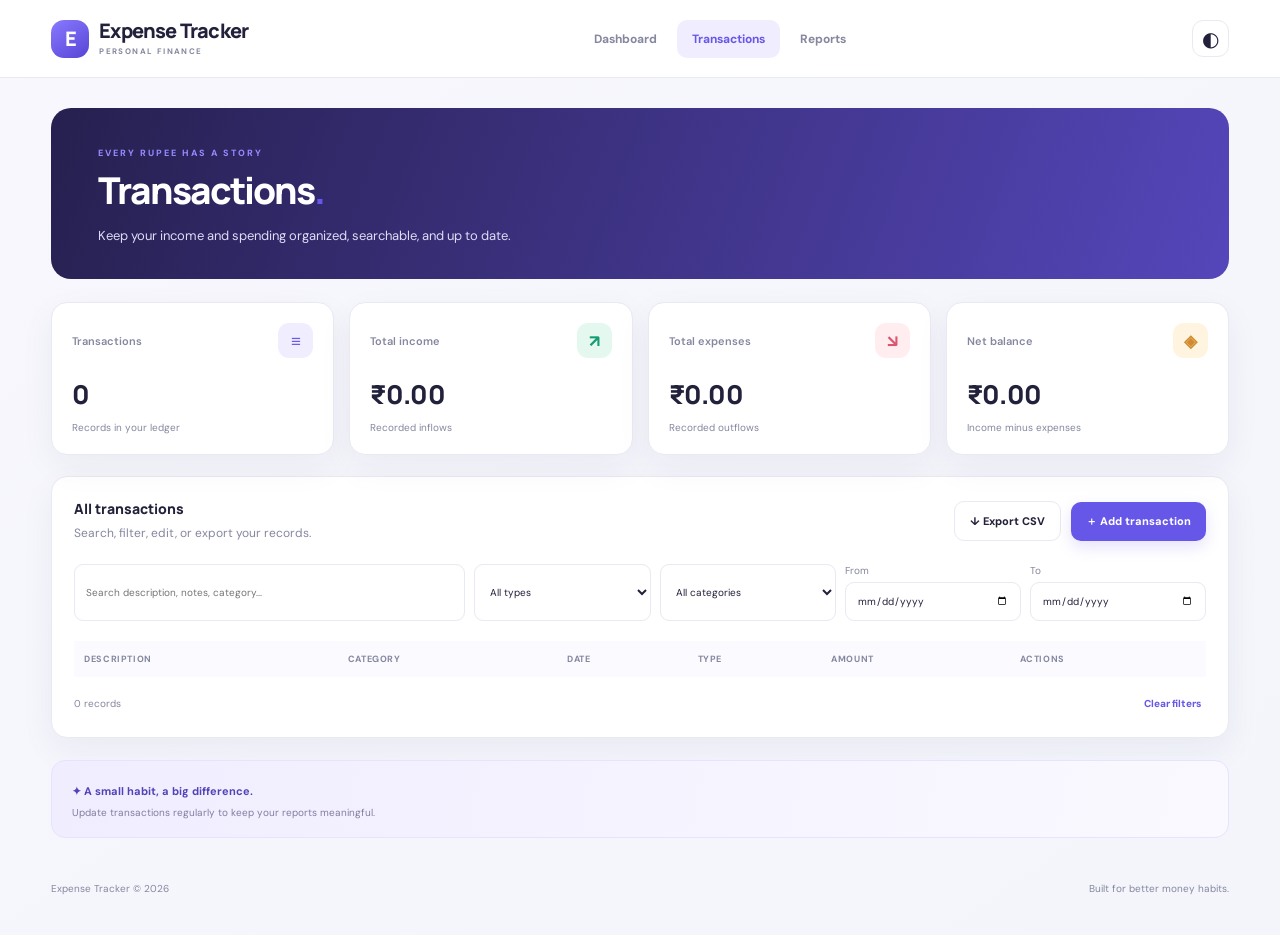
<file: Frontend/transactions.html>
<!DOCTYPE html>
<html lang="en">
<head>
  <meta charset="UTF-8">
  <meta name="viewport" content="width=device-width, initial-scale=1.0">
  <title>Expense Tracker | Transactions</title>
  <link rel="stylesheet" href="style.css">
  <script src="script.js" defer></script>
</head>

<body data-page="transactions">

<header class="topbar">
  <a class="brand" href="index.html">
    <span class="brand-icon">E</span>
    <span>
      Expense Tracker<span class="purple"></span>
      <small>PERSONAL FINANCE</small>
    </span>
  </a>

  <nav>
    <a href="index.html">Dashboard</a>
    <a class="active" href="transactions.html">Transactions</a>
    <a href="reports.html">Reports</a>
  </nav>

  <div class="top-actions">
    <button class="icon-btn" id="themeToggle" title="Toggle dark mode">◐</button>
  </div>
</header>

<main class="container">

  <section class="page-banner">
    <span class="eyebrow">EVERY RUPEE HAS A STORY</span>
    <h1>Transactions<span class="purple">.</span></h1>
    <p>Keep your income and spending organized, searchable, and up to date.</p>
  </section>

  <section class="stats-grid">
    <article class="stat-card">
      <div class="stat-top">
        <span>Transactions</span>
        <span class="stat-icon violet">≡</span>
      </div>
      <h3 id="txCount">0</h3>
      <p>Records in your ledger</p>
    </article>

    <article class="stat-card">
      <div class="stat-top">
        <span>Total income</span>
        <span class="stat-icon green">↗</span>
      </div>
      <h3 id="txIncome">₹0.00</h3>
      <p>Recorded inflows</p>
    </article>

    <article class="stat-card">
      <div class="stat-top">
        <span>Total expenses</span>
        <span class="stat-icon red">↘</span>
      </div>
      <h3 id="txExpenses">₹0.00</h3>
      <p>Recorded outflows</p>
    </article>

    <article class="stat-card">
      <div class="stat-top">
        <span>Net balance</span>
        <span class="stat-icon orange">◈</span>
      </div>
      <h3 id="txBalance">₹0.00</h3>
      <p>Income minus expenses</p>
    </article>
  </section>

  <section class="panel">

    <div class="panel-heading">
      <div>
        <h3>All transactions</h3>
        <p>Search, filter, edit, or export your records.</p>
      </div>

      <div class="actions">
        <button class="btn outline-btn" id="exportCsv">↓ Export CSV</button>
        <button class="btn primary-btn" id="addTransactionBtn">
          ＋ Add transaction
        </button>
      </div>
    </div>

    <div class="filters">
      <input
        id="searchInput"
        type="search"
        placeholder="Search description, notes, category..."
      >

      <select id="typeFilter">
        <option value="all">All types</option>
        <option value="income">Income</option>
        <option value="expense">Expense</option>
      </select>

      <select id="categoryFilter">
        <option value="all">All categories</option>
        <option>Salary</option>
        <option>Freelance</option>
        <option>Investment</option>
        <option>Food</option>
        <option>Transport</option>
        <option>Shopping</option>
        <option>Bills</option>
        <option>Education</option>
        <option>Health</option>
        <option>Entertainment</option>
        <option>Other</option>
      </select>

      <label>
        From
        <input id="fromDate" type="date">
      </label>

      <label>
        To
        <input id="toDate" type="date">
      </label>
    </div>

    <div class="table-wrap">
      <table>
        <thead>
          <tr>
            <th>Description</th>
            <th>Category</th>
            <th>Date</th>
            <th>Type</th>
            <th>Amount</th>
            <th>Actions</th>
          </tr>
        </thead>
        <tbody id="transactionRows"></tbody>
      </table>
    </div>

    <div class="table-footer">
      <span id="resultCount">0 records</span>
      <button id="clearFilters" class="text-link button-link">
        Clear filters
      </button>
    </div>

  </section>

  <section class="tip-banner">
    <strong>✦ A small habit, a big difference.</strong>
    <p>Update transactions regularly to keep your reports meaningful.</p>
  </section>

  <footer>
    Expense Tracker © 2026
    <span>Built for better money habits.</span>
  </footer>

</main>

<!-- Add / Edit Transaction Dialog -->
<dialog id="transactionDialog" class="modal">

  <form id="transactionForm">

    <div class="modal-heading">
      <div>
        <h2 id="transactionModalTitle">Add transaction</h2>
        <p>Fill in the details below.</p>
      </div>

      <button
        type="button"
        class="icon-btn"
        data-close="transactionDialog"
      >×</button>
    </div>

    <input type="hidden" name="id">

    <label>
      Description
      <input
        name="description"
        required
        maxlength="80"
        placeholder="e.g. Monthly salary"
      >
    </label>

    <div class="form-row">

      <label>
        Amount (₹)
        <input
          name="amount"
          type="number"
          min="0.01"
          step="0.01"
          required
        >
      </label>

      <label>
        Type
        <select name="type" id="formType">
          <option value="expense">Expense</option>
          <option value="income">Income</option>
        </select>
      </label>

    </div>

    <div class="form-row">

      <label>
        Category
        <select name="category" id="formCategory" required></select>
      </label>

      <label>
        Date
        <input name="date" id="formDate" type="date" required>
      </label>

    </div>

    <!-- NEW: Payment Method -->
  <!-- NEW: Payment Method -->
    <label>
      Payment Method
      <select
        name="payment_method"
        id="paymentMethod"
        required>
        <option value="">Select payment method</option>
        <option value="Cash">Cash</option>
        <option value="UPI">UPI</option>
        <option value="Credit Card">Credit Card</option>
        <option value="Debit Card">Debit Card</option>
        <option value="Net Banking">Net Banking</option>
        <option value="Bank Transfer">Bank Transfer</option>
        <option value="Other">Other</option>
      </select>
    </label>
      Notes (optional)
      <textarea
        name="notes"
        rows="3"
        maxlength="200"
        placeholder="Add details..."
      ></textarea>
    </label>

    <label class="check-label">
      <input name="recurring" type="checkbox">
      Mark as recurring (reminder only)
    </label>

    <div class="actions end">
      <button
        class="btn outline-btn"
        type="button"
        data-close="transactionDialog"
      >
        Cancel
      </button>

      <button class="btn primary-btn" type="submit">
        Save transaction
      </button>
    </div>

  </form>
</dialog>

<div id="toast" class="toast"></div>

</body>
</html>
</file>
<file: Frontend/style.css>
@import url('https://fonts.googleapis.com/css2?family=DM+Sans:wght@400;500;600;700;800&family=Manrope:wght@400;500;600;700;800&display=swap');

:root {
  --bg:#f5f6fb; --surface:#fff; --ink:#22213b; --muted:#85879f;
  --line:#e8e9f2; --primary:#6757e8; --primary-dark:#4f3bd1;
  --green:#169b72; --red:#dd5570; --soft:#f0edff;
  --shadow:0 12px 35px rgba(35,32,75,.055);
}
*{box-sizing:border-box}
body{
  margin:0;color:var(--ink);font-family:'DM Sans',sans-serif;
  background:linear-gradient(145deg,rgba(247,247,253,.96),rgba(243,245,251,.97)),
  url('https://images.unsplash.com/photo-1460925895917-afdab827c52f?auto=format&fit=crop&w=1800&q=85') center/cover fixed;
  transition:background .2s,color .2s;
}
a{color:inherit;text-decoration:none}
button,input,select,textarea{font:inherit}
button{cursor:pointer}
.topbar{
  position:sticky;top:0;z-index:20;min-height:78px;padding:12px max(4%,calc((100% - 1200px)/2));
  display:flex;align-items:center;justify-content:space-between;gap:22px;
  background:rgba(255,255,255,.92);backdrop-filter:blur(16px);border-bottom:1px solid var(--line);
}
.brand{display:flex;align-items:center;gap:10px;font:800 20px Manrope,sans-serif;letter-spacing:-.8px}
.brand>span:last-child{display:flex;flex-direction:column;line-height:1}
.brand small{font:700 8px 'DM Sans',sans-serif;letter-spacing:1.4px;color:var(--muted);margin-top:5px}
.brand-icon{width:38px;height:38px;border-radius:13px;background:linear-gradient(145deg,#897aff,#5744d6);display:grid;place-items:center;color:white}
.purple{color:var(--primary)}
nav{display:flex;gap:5px}
nav a{padding:11px 15px;border-radius:10px;color:var(--muted);font-size:12px;font-weight:700}
nav a:hover,nav a.active{background:var(--soft);color:var(--primary)}
.top-actions{display:flex;align-items:center;gap:12px}
.icon-btn{width:37px;height:37px;border:1px solid var(--line);border-radius:11px;background:var(--surface);color:var(--ink);font-size:20px}
.avatar{width:36px;height:36px;border-radius:50%;background:#e9e4ff;color:#5946c8;display:grid;place-items:center;font-weight:800}
.container{width:min(1190px,92%);margin:30px auto}
.hero{
  min-height:325px;padding:44px 5%;border-radius:24px;display:flex;align-items:center;
  justify-content:space-between;position:relative;overflow:hidden;color:white;
  background:linear-gradient(105deg,rgba(31,27,76,.97),rgba(77,61,170,.9)),
  url('https://images.unsplash.com/photo-1554224155-6726b3ff858f?auto=format&fit=crop&w=1700&q=85') center/cover;
  box-shadow:0 18px 45px rgba(45,35,110,.15);
}
.hero-content{max-width:560px;position:relative;z-index:2}
.eyebrow{font-size:9px;letter-spacing:2px;font-weight:800;color:#9689ff}
.hero h1,.page-banner h1{font:800 clamp(34px,4.3vw,52px)/1.08 Manrope,sans-serif;letter-spacing:-2px;margin:14px 0}
.hero h1 em{font-style:normal;color:#bdb3ff}
.hero p,.page-banner p{font-size:13px;line-height:1.8;max-width:480px;color:#dfdcf7}
.actions{display:flex;align-items:center;gap:10px;flex-wrap:wrap}
.hero .actions{margin-top:23px}
.btn{border:0;border-radius:10px;padding:12px 15px;font-size:11px;font-weight:800;display:inline-flex;align-items:center;justify-content:center;gap:6px;transition:.2s}
.btn:hover{transform:translateY(-1px)}
.white-btn{background:white;color:#5140c5}
.primary-btn{background:var(--primary);color:white;box-shadow:0 6px 15px #6657e82c}
.primary-btn:hover{background:var(--primary-dark)}
.outline-btn{background:var(--surface);color:var(--ink);border:1px solid var(--line)}
.hero-link{font-size:11px;font-weight:700;color:#f1efff;margin-left:8px}
.hero-card{
  width:min(315px,40%);padding:24px;border:1px solid #ffffff50;border-radius:19px;
  background:linear-gradient(135deg,#ffffff2b,#ffffff0b);backdrop-filter:blur(14px);
  box-shadow:0 25px 65px #14102c40;transform:rotate(-4deg);z-index:1
}
.hero-card>span{font-size:8px;letter-spacing:1.4px;color:#dedaff}
.hero-card h2{font:800 clamp(22px,3vw,31px) Manrope,sans-serif;margin:25px 0}
.card-bottom{border-top:1px solid #ffffff35;padding-top:14px;display:flex;justify-content:space-between;font-size:9px;color:#dedaff}
.section-heading{display:flex;align-items:end;justify-content:space-between;gap:15px;margin:34px 0 18px}
.section-heading h2{font:800 23px Manrope,sans-serif;margin:7px 0 5px}
.section-heading p,.panel-heading p,.report-controls p{font-size:12px;color:var(--muted);margin:0;line-height:1.6}
.date-pill,.pill{background:var(--surface);border:1px solid var(--line);padding:9px 12px;border-radius:9px;color:var(--muted);font-size:10px;font-weight:700}
.stats-grid{display:grid;grid-template-columns:repeat(4,minmax(0,1fr));gap:15px;margin-bottom:21px}
.stat-card,.panel{min-width:0;background:var(--surface);border:1px solid var(--line);border-radius:16px;box-shadow:var(--shadow)}
.stat-card{padding:20px}
.stat-top{display:flex;align-items:center;justify-content:space-between;gap:8px;color:var(--muted);font-size:11px;font-weight:600}
.stat-icon{width:35px;height:35px;border-radius:11px;display:grid;place-items:center;font-size:17px;font-weight:800}
.violet{background:#f0edff;color:#6b59e9}.green{background:#e4f8f0;color:#159b70}
.red{background:#ffedf0;color:#db5770}.orange{background:#fff4df;color:#d18b2e}
.stat-card h3{font:800 clamp(19px,2.2vw,26px) Manrope,sans-serif;letter-spacing:-.7px;margin:18px 0 9px;overflow-wrap:anywhere}
.stat-card p{font-size:10px;color:var(--muted);margin:0}
.two-column{display:grid;grid-template-columns:1.25fr 1fr;gap:18px;margin-bottom:20px}
.panel{padding:22px}
.panel-heading{display:flex;align-items:center;justify-content:space-between;gap:12px;margin-bottom:20px}
.panel-heading h3,.report-controls h3{font:800 14px Manrope,sans-serif;margin:0 0 6px}
.text-link{font-size:10px;color:var(--primary);font-weight:800;white-space:nowrap}
.button-link{border:0;background:transparent;padding:5px}
.chart-box{height:255px;position:relative}
.donut-box{height:210px;max-width:250px;margin:auto}
.legend{display:flex;flex-wrap:wrap;justify-content:center;gap:10px 14px;margin-top:18px;color:var(--muted);font-size:10px}
.legend span{display:flex;align-items:center;gap:6px}
.legend i{width:8px;height:8px;border-radius:3px;display:inline-block;flex-shrink:0}
.table-wrap{width:100%;overflow-x:auto}
table{width:100%;border-collapse:collapse;text-align:left;white-space:nowrap}
th{padding:12px 10px;background:var(--table-head,#fafaff);font-size:9px;color:var(--muted);text-transform:uppercase;letter-spacing:.6px}
td{padding:13px 10px;border-bottom:1px solid var(--line);font-size:11px}
tbody tr:last-child td{border-bottom:0}
td:first-child{font-weight:700}
.amount-income{color:var(--green);font-weight:800}.amount-expense{color:var(--red);font-weight:800}
.type-pill{padding:5px 8px;border-radius:7px;font-size:9px;font-weight:800}
.type-pill.income{background:#e6f8f0;color:var(--green)}.type-pill.expense{background:#ffedf0;color:var(--red)}
.empty{padding:30px;text-align:center;color:var(--muted);white-space:normal}
.hint{background:#f7f5ff;border-radius:10px;padding:12px;color:#6d61bd;font-size:10px}
.goal-item{margin:17px 0}
.goal-meta,.goal-labels{display:flex;align-items:center;justify-content:space-between;gap:10px}
.goal-meta strong{font-size:11px}.goal-meta span,.goal-labels{font-size:10px;color:var(--muted)}
.goal-labels{margin-top:8px;flex-wrap:wrap}
.progress{height:8px;background:#eeedf6;border-radius:20px;overflow:hidden;margin-top:12px}
.progress>div{height:100%;width:0;border-radius:20px;background:linear-gradient(90deg,#8274ff,#5d4bd9);transition:width .3s}
.budget-panel{margin:20px 0}
.budget-numbers{display:flex;justify-content:space-between;gap:15px}
.budget-numbers div{display:grid;gap:7px}.budget-numbers span{font-size:10px;color:var(--muted)}
.budget-numbers strong{font:800 20px Manrope,sans-serif}.align-right{text-align:right}
.budget-footer{display:flex;justify-content:space-between;gap:12px;margin-top:9px;font-size:10px;color:var(--muted)}
.budget-footer strong{color:var(--primary)}
footer{padding:22px 0 10px;color:var(--muted);font-size:10px;display:flex;justify-content:space-between;gap:10px}
.page-banner{padding:32px 4%;margin-bottom:23px;border-radius:20px;color:white;background:linear-gradient(110deg,#26204f,#5546ba)}
.page-banner h1{font-size:37px;margin:10px 0}
.page-banner p{margin-bottom:0}
.filters{display:grid;grid-template-columns:minmax(190px,1fr) repeat(4,minmax(100px,.45fr));gap:9px;margin:20px 0}
.filters input,.filters select,.period-controls select,.period-controls input{
  min-width:0;width:100%;padding:11px;border:1px solid var(--line);border-radius:9px;
  background:var(--surface);color:var(--ink);font-size:10px
}
.filters label{font-size:10px;color:var(--muted)}
.filters label input{display:block;margin-top:5px}
.table-footer{display:flex;justify-content:space-between;align-items:center;padding-top:15px;font-size:10px;color:var(--muted)}
.tip-banner{margin:22px 0;padding:18px 20px;background:linear-gradient(100deg,#f0edff,#faf9ff);border:1px solid #e7e2ff;border-radius:14px}
.tip-banner strong{font-size:11px;color:#5143b7}.tip-banner p{font-size:10px;color:#817da1;margin:6px 0 0}
.report-controls{display:flex;align-items:center;justify-content:space-between;gap:20px;margin-bottom:20px}
.period-controls{display:flex;align-items:center;gap:8px;flex-wrap:wrap}
.period-controls select{width:145px}.period-controls input{width:130px}
.modal{width:min(510px,calc(100% - 28px));max-height:90vh;overflow:auto;padding:25px;border:1px solid var(--line);border-radius:18px;background:var(--surface);color:var(--ink);box-shadow:0 24px 90px #17142e45}
.modal::backdrop{background:#17152c8c;backdrop-filter:blur(5px)}
.modal-heading{display:flex;justify-content:space-between;align-items:flex-start;gap:15px;margin-bottom:22px}
.modal-heading h2{font:800 22px Manrope,sans-serif;margin:5px 0}
.modal-heading p{font-size:11px;color:var(--muted)}
.modal label{display:block;font-size:11px;font-weight:700;margin-bottom:15px}
.modal input:not([type=checkbox]),.modal select,.modal textarea{display:block;width:100%;margin-top:8px;padding:12px;border:1px solid var(--line);border-radius:9px;background:var(--surface);color:var(--ink);font-size:12px}
.modal input:focus,.modal select:focus,.modal textarea:focus{outline:2px solid #a59aff55;border-color:#a59aff}
.form-row{display:grid;grid-template-columns:1fr 1fr;gap:12px}
.check-label{display:flex!important;align-items:center;gap:9px;color:var(--muted)}
.check-label input{accent-color:var(--primary)}
.end{justify-content:flex-end}.full-width{width:100%}
.toast{position:fixed;right:22px;bottom:22px;z-index:50;padding:14px 18px;border-radius:12px;background:#24213f;color:white;font-size:12px;box-shadow:0 12px 30px #17142e30;opacity:0;transform:translateY(8px);pointer-events:none;transition:.25s}
.toast.show{opacity:1;transform:translateY(0)}
body.dark{
  --bg:#151522;--surface:#202032;--ink:#f2f1ff;--muted:#a2a2bc;
  --line:#343449;--soft:#302b4d;--shadow:0 12px 35px #0002;--table-head:#27273a;
  background:linear-gradient(145deg,#171725f5,#1a1a2af7),url('https://images.unsplash.com/photo-1460925895917-afdab827c52f?auto=format&fit=crop&w=1800&q=85') center/cover fixed
}
body.dark .topbar{background:rgba(32,32,50,.93)}
body.dark .hint,body.dark .tip-banner{background:#29253f;border-color:#393252;color:#c6beff}
body.dark .tip-banner strong{color:#c6beff}body.dark .tip-banner p{color:#aaa5c8}
body.dark .progress{background:#39384e}
@media(max-width:950px){
  .topbar{padding:12px 3%;gap:10px}
  .stats-grid{grid-template-columns:repeat(2,minmax(0,1fr))}
  .two-column{grid-template-columns:1fr}
  .filters{grid-template-columns:repeat(2,minmax(0,1fr))}
  .filters>input:first-child{grid-column:1/-1}
  .report-controls{align-items:flex-start;flex-direction:column}
}
@media(max-width:620px){
  .topbar{flex-wrap:wrap;justify-content:space-between}
  nav{order:3;width:100%;justify-content:center}
  nav a{padding:10px;font-size:11px}
  .container{width:94%;margin:18px auto}
  .hero{min-height:300px;padding:27px 23px}
  .hero-card{display:none}
  .hero h1{font-size:38px}
  .section-heading{align-items:flex-start;flex-direction:column}
  .stats-grid{gap:10px}.stat-card{padding:14px}.stat-card h3{font-size:20px}
  .panel{padding:15px}.panel-heading{align-items:flex-start}
  .page-banner{padding:26px 22px}.page-banner h1{font-size:29px}
  .filters{grid-template-columns:1fr 1fr}.filters>input:first-child{grid-column:1/-1}
  .panel-heading:has(.actions){flex-direction:column}
  .actions .btn{padding:10px}
  .form-row{grid-template-columns:1fr;gap:0}
  .period-controls{display:grid;grid-template-columns:1fr 1fr;width:100%}
  .period-controls select{width:100%;grid-column:1/-1}
  .period-controls input{width:100%}
  .budget-numbers strong{font-size:17px}
  footer{flex-wrap:wrap}.chart-box{height:225px}
}
@media print{
  .topbar,.actions,.filters,.tip-banner,footer,.icon-btn,.report-controls button{display:none!important}
  body{background:white;color:black}.container{width:100%;margin:0}
  .panel,.stat-card{box-shadow:none;break-inside:avoid}
  .page-banner{background:#eee;color:#111}.page-banner p{color:#444}
}
</file>
